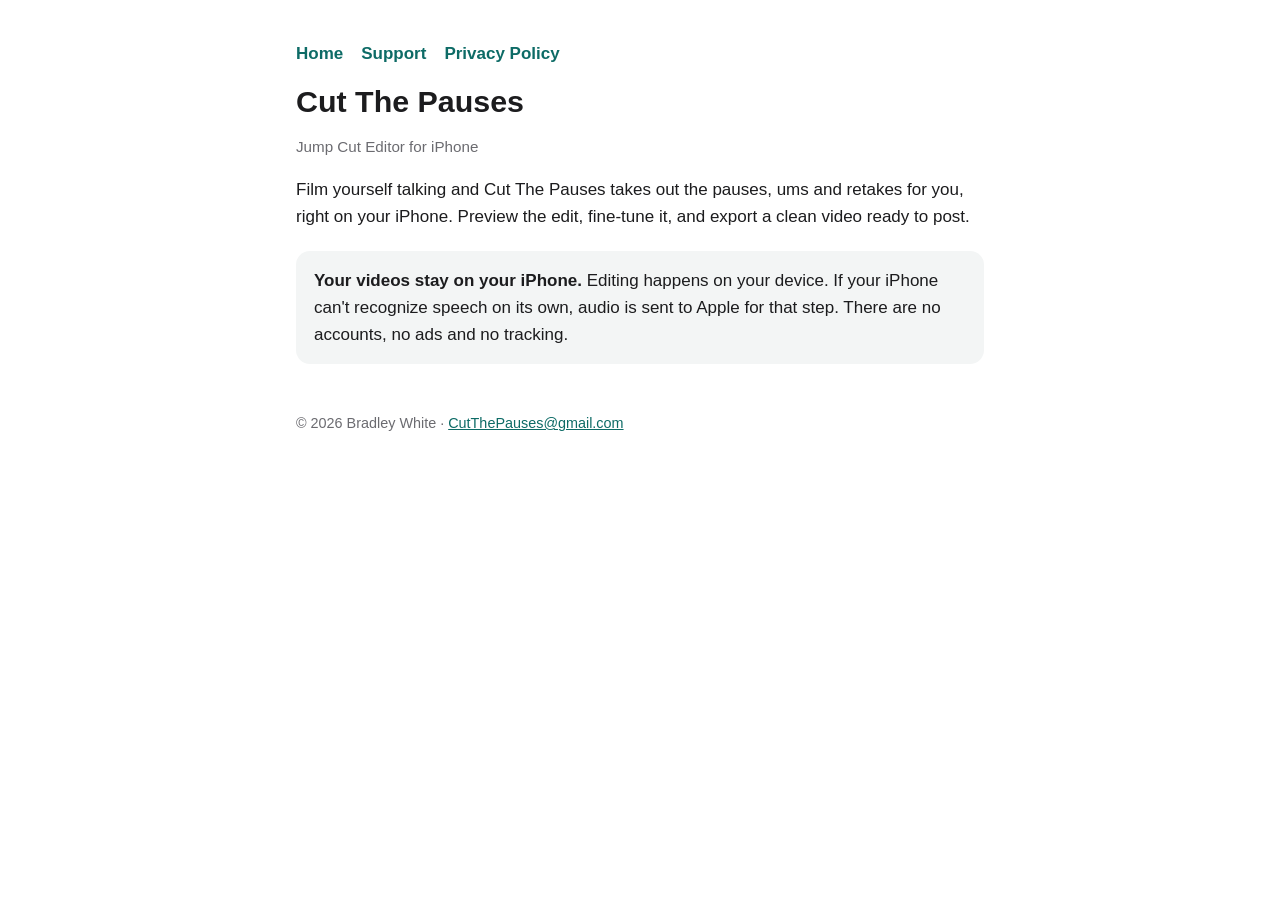
<file: index.html>
<!doctype html>
<html lang="en">
<head>
<meta charset="utf-8">
<meta name="viewport" content="width=device-width, initial-scale=1">
<title>Cut The Pauses</title>
<meta name="description" content="Cut The Pauses: a jump cut editor for iPhone that takes the pauses, ums and retakes out of your talking videos.">
<link rel="stylesheet" href="style.css">
</head>
<body>
<main>
  <nav><a href="./">Home</a><a href="support.html">Support</a><a href="privacy.html">Privacy Policy</a></nav>
  <h1>Cut The Pauses</h1>
  <p class="muted">Jump Cut Editor for iPhone</p>
  <p>Film yourself talking and Cut The Pauses takes out the pauses, ums and retakes for you, right on your iPhone. Preview the edit, fine-tune it, and export a clean video ready to post.</p>
  <div class="card">
    <strong>Your videos stay on your iPhone.</strong> Editing happens on your device. If your iPhone can't recognize speech on its own, audio is sent to Apple for that step. There are no accounts, no ads and no tracking.
  </div>
  <footer>&copy; 2026 Bradley White &middot; <a href="mailto:CutThePauses@gmail.com">CutThePauses@gmail.com</a></footer>
</main>
</body>
</html>
</file>
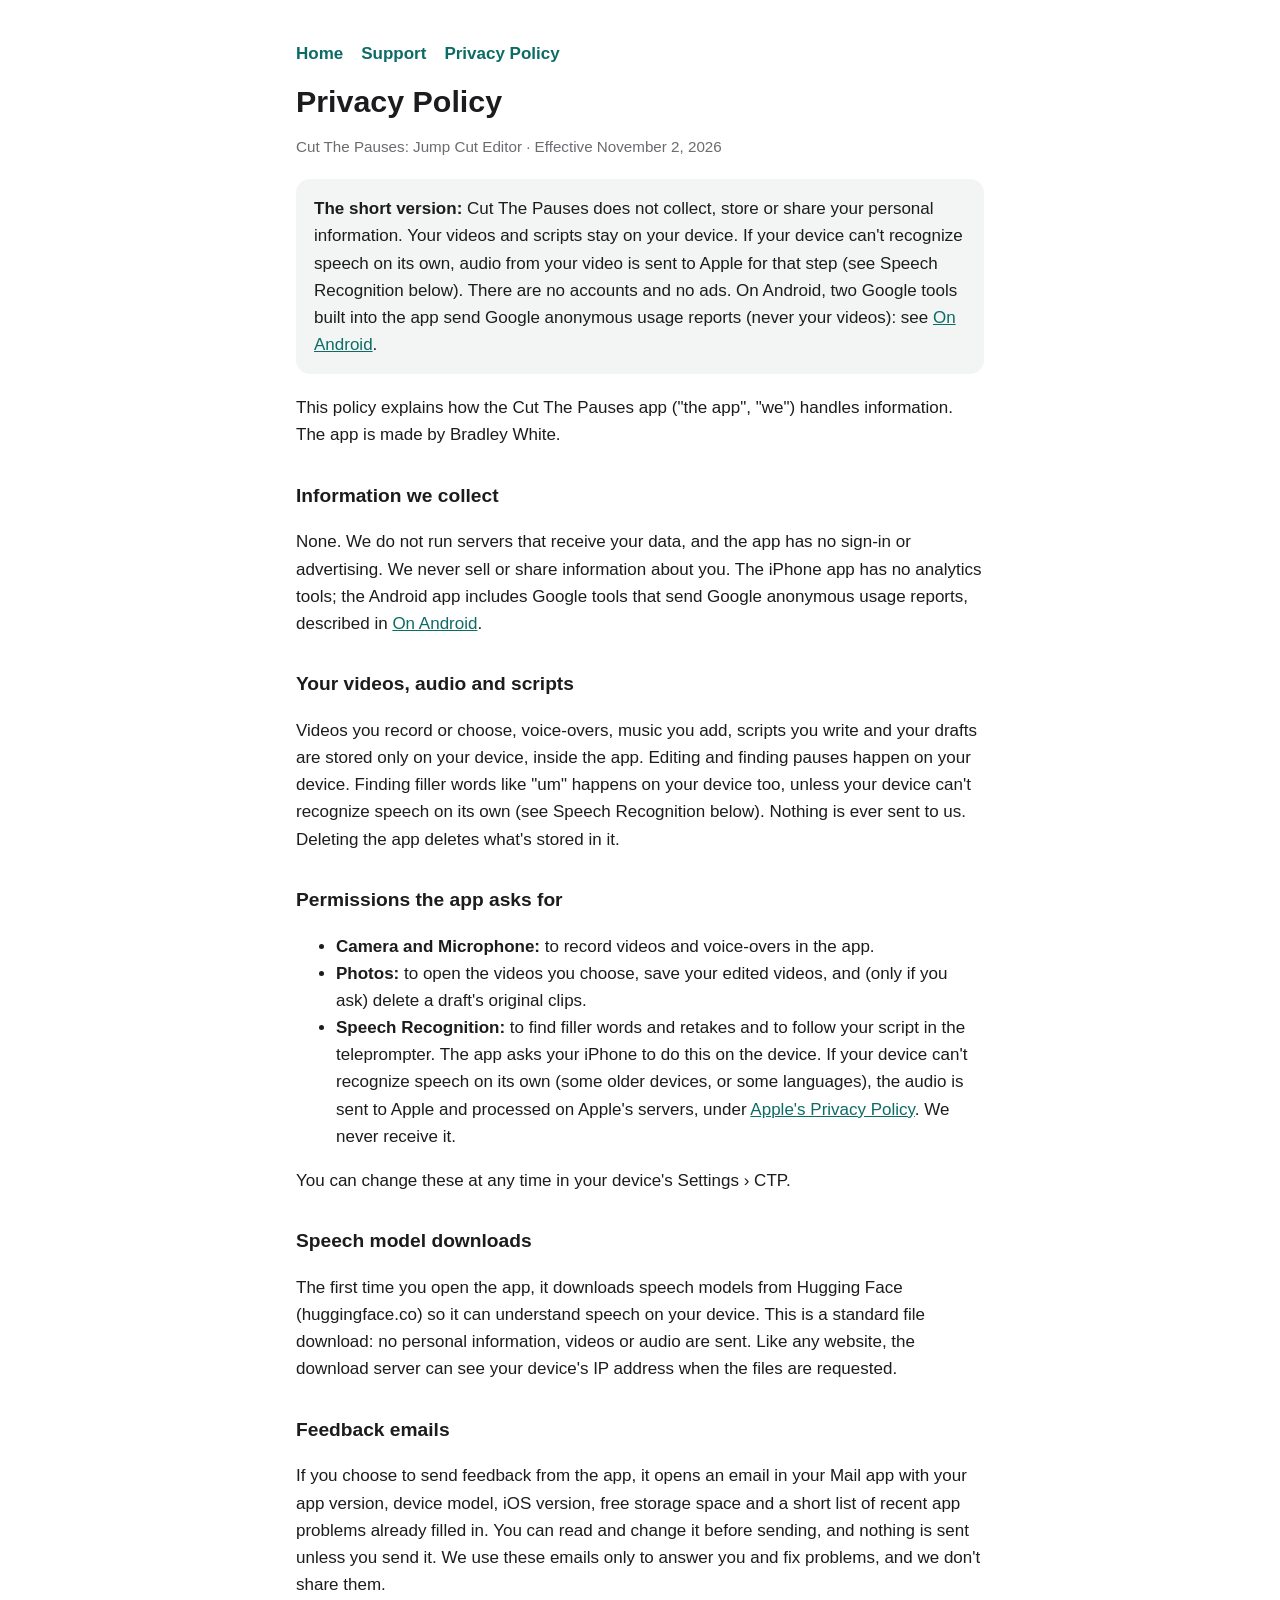
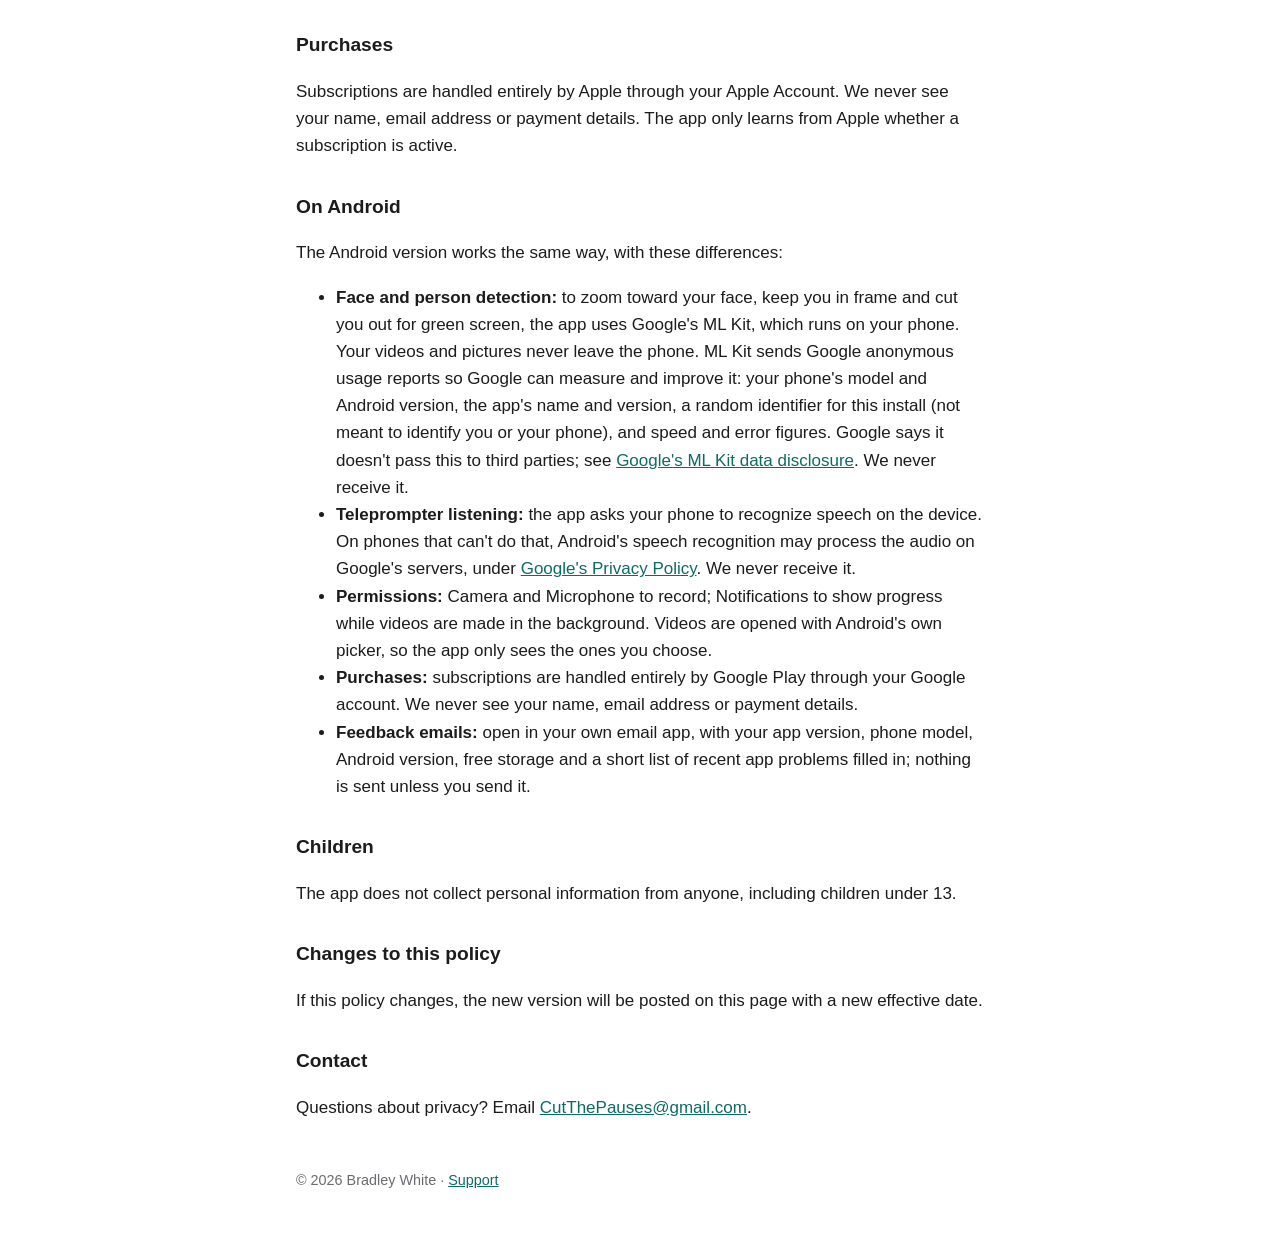
<file: privacy.html>
<!doctype html>
<html lang="en">
<head>
<meta charset="utf-8">
<meta name="viewport" content="width=device-width, initial-scale=1">
<title>Cut The Pauses Privacy Policy</title>
<link rel="stylesheet" href="style.css">
</head>
<body>
<main>
  <nav><a href="./">Home</a><a href="support.html">Support</a><a href="privacy.html">Privacy Policy</a></nav>
  <h1>Privacy Policy</h1>
  <p class="muted">Cut The Pauses: Jump Cut Editor &middot; Effective November 2, 2026</p>

  <div class="card">
    <strong>The short version:</strong> Cut The Pauses does not collect, store or share your personal information. Your videos and scripts stay on your device. If your device can't recognize speech on its own, audio from your video is sent to Apple for that step (see Speech Recognition below). There are no accounts and no ads. On Android, two Google tools built into the app send Google anonymous usage reports (never your videos): see <a href="#android">On Android</a>.
  </div>

  <p>This policy explains how the Cut The Pauses app ("the app", "we") handles information. The app is made by Bradley White.</p>

  <h2>Information we collect</h2>
  <p>None. We do not run servers that receive your data, and the app has no sign-in or advertising. We never sell or share information about you. The iPhone app has no analytics tools; the Android app includes Google tools that send Google anonymous usage reports, described in <a href="#android">On Android</a>.</p>

  <h2>Your videos, audio and scripts</h2>
  <p>Videos you record or choose, voice-overs, music you add, scripts you write and your drafts are stored only on your device, inside the app. Editing and finding pauses happen on your device. Finding filler words like "um" happens on your device too, unless your device can't recognize speech on its own (see Speech Recognition below). Nothing is ever sent to us. Deleting the app deletes what's stored in it.</p>

  <h2>Permissions the app asks for</h2>
  <ul>
    <li><strong>Camera and Microphone:</strong> to record videos and voice-overs in the app.</li>
    <li><strong>Photos:</strong> to open the videos you choose, save your edited videos, and (only if you ask) delete a draft's original clips.</li>
    <li><strong>Speech Recognition:</strong> to find filler words and retakes and to follow your script in the teleprompter. The app asks your iPhone to do this on the device. If your device can't recognize speech on its own (some older devices, or some languages), the audio is sent to Apple and processed on Apple's servers, under <a href="https://www.apple.com/legal/privacy/">Apple's Privacy Policy</a>. We never receive it.</li>
  </ul>
  <p>You can change these at any time in your device's Settings &rsaquo; CTP.</p>

  <h2>Speech model downloads</h2>
  <p>The first time you open the app, it downloads speech models from Hugging Face (huggingface.co) so it can understand speech on your device. This is a standard file download: no personal information, videos or audio are sent. Like any website, the download server can see your device's IP address when the files are requested.</p>

  <h2>Feedback emails</h2>
  <p>If you choose to send feedback from the app, it opens an email in your Mail app with your app version, device model, iOS version, free storage space and a short list of recent app problems already filled in. You can read and change it before sending, and nothing is sent unless you send it. We use these emails only to answer you and fix problems, and we don't share them.</p>

  <h2>Purchases</h2>
  <p>Subscriptions are handled entirely by Apple through your Apple Account. We never see your name, email address or payment details. The app only learns from Apple whether a subscription is active.</p>

  <h2 id="android">On Android</h2>
  <p>The Android version works the same way, with these differences:</p>
  <ul>
    <li><strong>Face and person detection:</strong> to zoom toward your face, keep you in frame and cut you out for green screen, the app uses Google's ML Kit, which runs on your phone. Your videos and pictures never leave the phone. ML Kit sends Google anonymous usage reports so Google can measure and improve it: your phone's model and Android version, the app's name and version, a random identifier for this install (not meant to identify you or your phone), and speed and error figures. Google says it doesn't pass this to third parties; see <a href="https://developers.google.com/ml-kit/android-data-disclosure">Google's ML Kit data disclosure</a>. We never receive it.</li>
    <li><strong>Teleprompter listening:</strong> the app asks your phone to recognize speech on the device. On phones that can't do that, Android's speech recognition may process the audio on Google's servers, under <a href="https://policies.google.com/privacy">Google's Privacy Policy</a>. We never receive it.</li>
    <li><strong>Permissions:</strong> Camera and Microphone to record; Notifications to show progress while videos are made in the background. Videos are opened with Android's own picker, so the app only sees the ones you choose.</li>
    <li><strong>Purchases:</strong> subscriptions are handled entirely by Google Play through your Google account. We never see your name, email address or payment details.</li>
    <li><strong>Feedback emails:</strong> open in your own email app, with your app version, phone model, Android version, free storage and a short list of recent app problems filled in; nothing is sent unless you send it.</li>
  </ul>

  <h2>Children</h2>
  <p>The app does not collect personal information from anyone, including children under 13.</p>

  <h2>Changes to this policy</h2>
  <p>If this policy changes, the new version will be posted on this page with a new effective date.</p>

  <h2>Contact</h2>
  <p>Questions about privacy? Email <a href="mailto:CutThePauses@gmail.com">CutThePauses@gmail.com</a>.</p>

  <footer>&copy; 2026 Bradley White &middot; <a href="support.html">Support</a></footer>
</main>
</body>
</html>
</file>
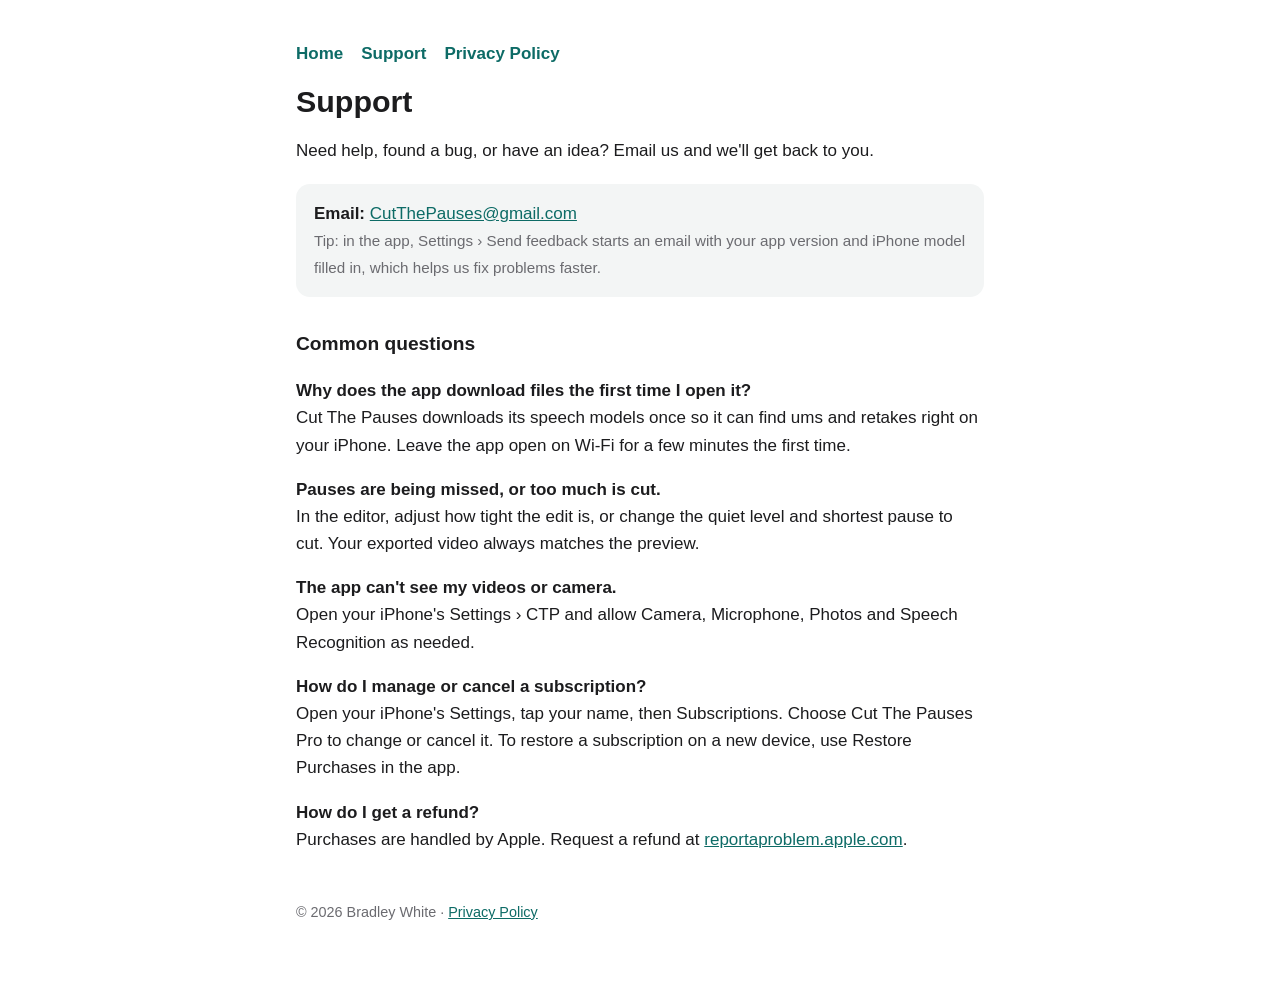
<file: support.html>
<!doctype html>
<html lang="en">
<head>
<meta charset="utf-8">
<meta name="viewport" content="width=device-width, initial-scale=1">
<title>Cut The Pauses Support</title>
<link rel="stylesheet" href="style.css">
</head>
<body>
<main>
  <nav><a href="./">Home</a><a href="support.html">Support</a><a href="privacy.html">Privacy Policy</a></nav>
  <h1>Support</h1>
  <p>Need help, found a bug, or have an idea? Email us and we'll get back to you.</p>
  <div class="card">
    <strong>Email:</strong> <a href="mailto:CutThePauses@gmail.com">CutThePauses@gmail.com</a><br>
    <span class="muted">Tip: in the app, Settings &rsaquo; Send feedback starts an email with your app version and iPhone model filled in, which helps us fix problems faster.</span>
  </div>

  <h2>Common questions</h2>
  <p><strong>Why does the app download files the first time I open it?</strong><br>
  Cut The Pauses downloads its speech models once so it can find ums and retakes right on your iPhone. Leave the app open on Wi-Fi for a few minutes the first time.</p>

  <p><strong>Pauses are being missed, or too much is cut.</strong><br>
  In the editor, adjust how tight the edit is, or change the quiet level and shortest pause to cut. Your exported video always matches the preview.</p>

  <p><strong>The app can't see my videos or camera.</strong><br>
  Open your iPhone's Settings &rsaquo; CTP and allow Camera, Microphone, Photos and Speech Recognition as needed.</p>

  <p><strong>How do I manage or cancel a subscription?</strong><br>
  Open your iPhone's Settings, tap your name, then Subscriptions. Choose Cut The Pauses Pro to change or cancel it. To restore a subscription on a new device, use Restore Purchases in the app.</p>

  <p><strong>How do I get a refund?</strong><br>
  Purchases are handled by Apple. Request a refund at <a href="https://reportaproblem.apple.com">reportaproblem.apple.com</a>.</p>

  <footer>&copy; 2026 Bradley White &middot; <a href="privacy.html">Privacy Policy</a></footer>
</main>
</body>
</html>
</file>
<file: style.css>
:root { --bg:#ffffff; --text:#1c1c1e; --muted:#6b6b70; --accent:#0d6b66; --card:#f3f5f5; }
@media (prefers-color-scheme: dark) { :root { --bg:#111214; --text:#f2f2f4; --muted:#a1a1a8; --accent:#3fc1b7; --card:#1c1d20; } }
* { box-sizing: border-box; }
body { margin:0; background:var(--bg); color:var(--text); font:17px/1.6 -apple-system, BlinkMacSystemFont, "Segoe UI", Roboto, Helvetica, Arial, sans-serif; }
main { max-width:720px; margin:0 auto; padding:40px 16px 64px; }
header { display:flex; align-items:center; gap:12px; margin-bottom:8px; }
header img { width:48px; height:48px; border-radius:11px; }
h1 { font-size:1.9rem; line-height:1.2; margin:16px 0 4px; }
h2 { font-size:1.2rem; margin:32px 0 6px; }
p, li { color:var(--text); }
.muted { color:var(--muted); font-size:.95rem; }
a { color:var(--accent); }
nav { display:flex; gap:18px; flex-wrap:wrap; font-weight:600; }
nav a { text-decoration:none; }
.card { background:var(--card); border-radius:14px; padding:16px 18px; margin:20px 0; }
footer { margin-top:48px; color:var(--muted); font-size:.9rem; }
</file>
